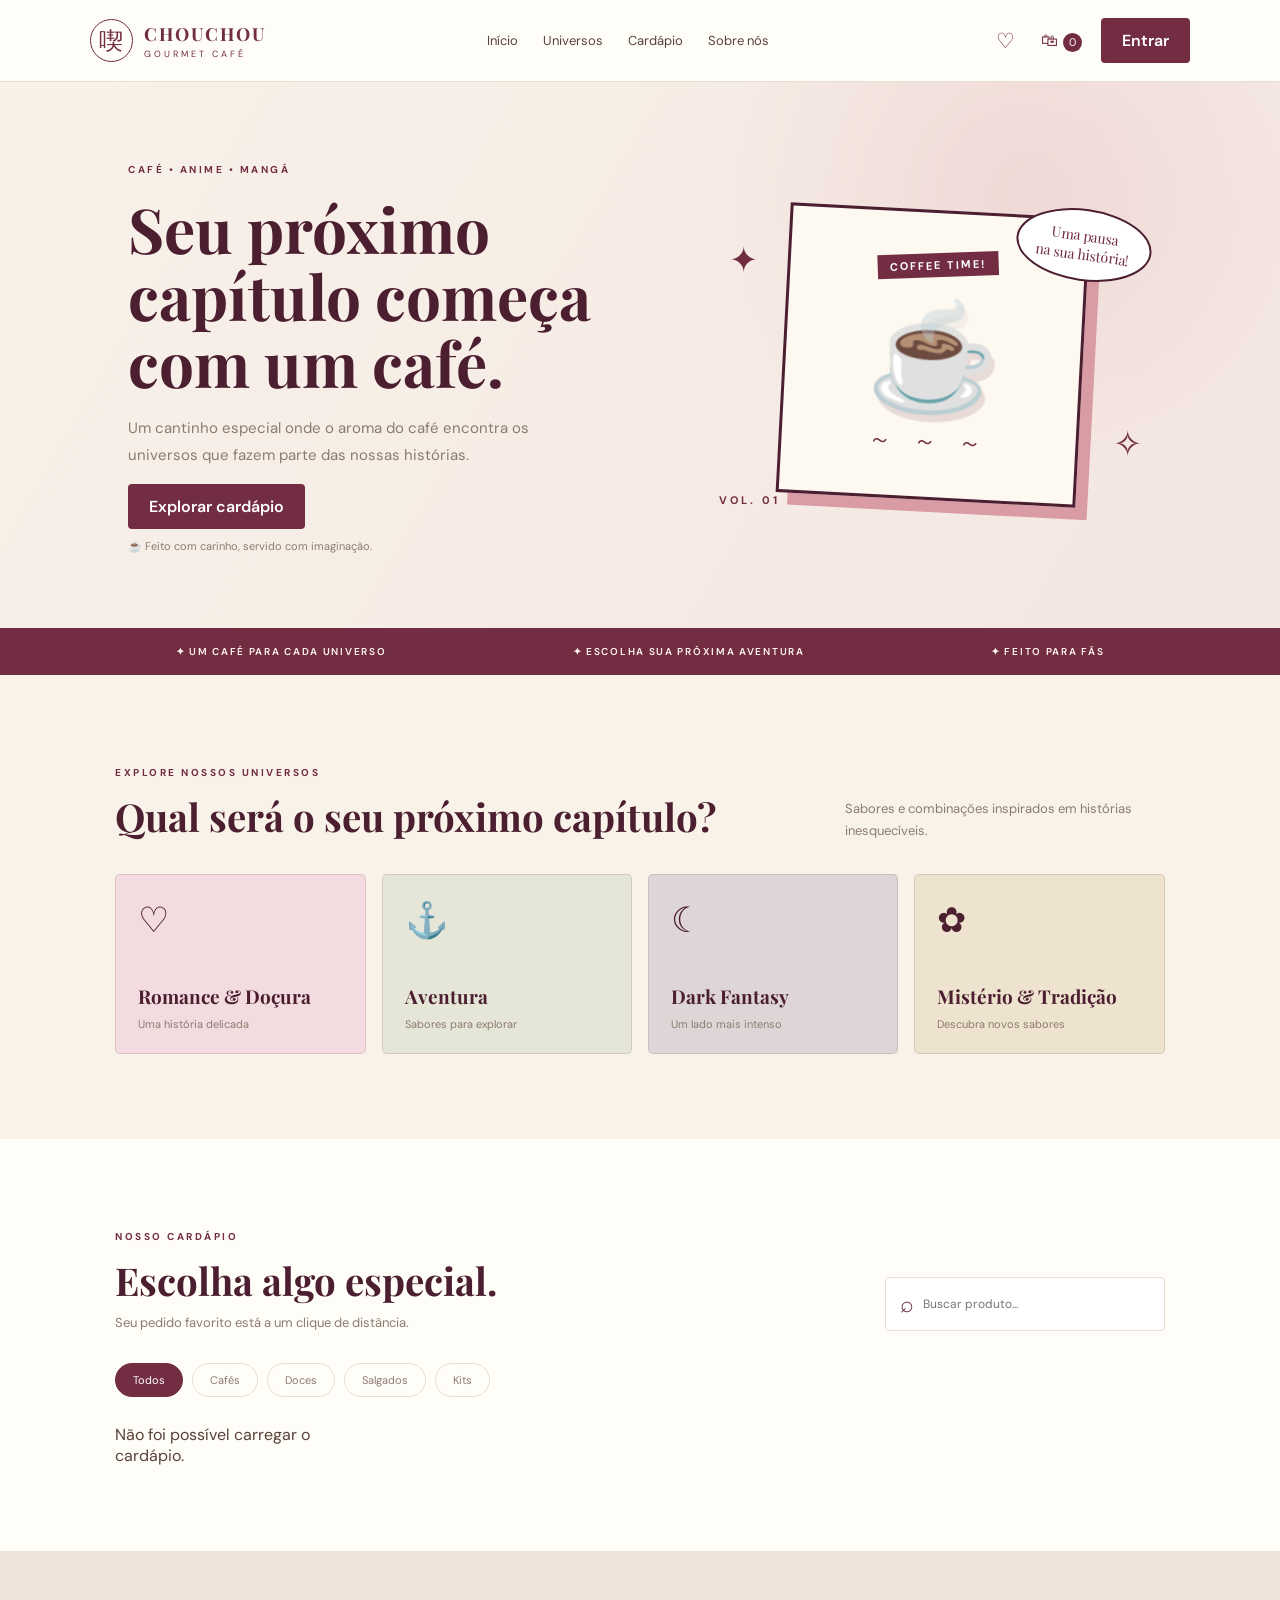
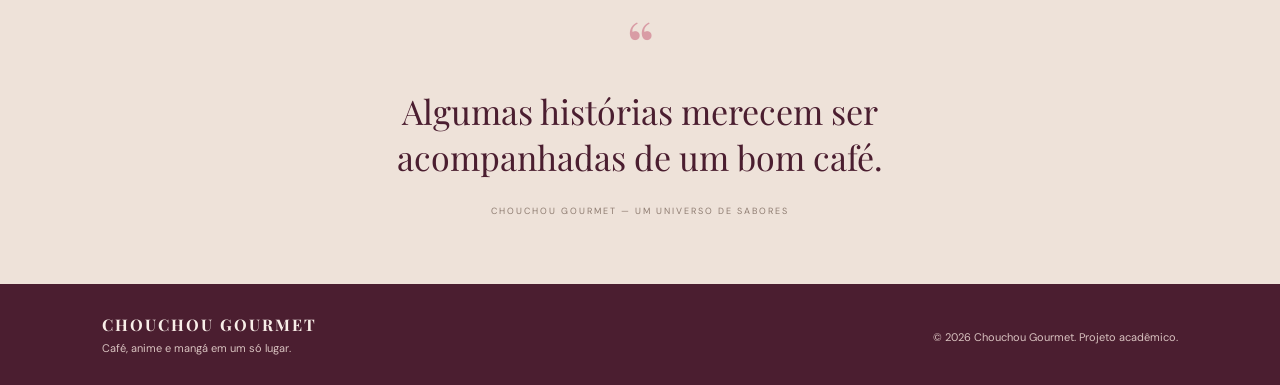
<file: backend/src/main/resources/static/index.html>
<!DOCTYPE html>
<html lang="pt-BR">
<head>
    <meta charset="UTF-8">
    <meta name="viewport" content="width=device-width, initial-scale=1.0">
    <title>Chouchou Gourmet | Café, anime e mangá</title>
    <meta name="description" content="Uma cafeteria para quem ama café, anime e mangá.">
    <link rel="stylesheet" href="style.css">
</head>
<body>

<header class="topbar">
    <a class="brand" href="#inicio">
        <span class="brand-symbol">喫</span>
        <span>
            <strong>CHOUCHOU</strong>
            <small>GOURMET CAFÉ</small>
        </span>
    </a>

    <nav class="navigation">
        <a href="#inicio">Início</a>
        <a href="#universos">Universos</a>
        <a href="#cardapio">Cardápio</a>
        <a href="#sobre">Sobre nós</a>
    </nav>

    <div class="header-actions">
        <button class="icon-button" id="favoritesButton" title="Meus favoritos">♡</button>
        <button class="icon-button cart-button" id="cartButton" title="Meu carrinho">
            🛍 <span id="cartCount">0</span>
        </button>
        <button class="login-button" id="loginButton">Entrar</button>
    </div>
</header>

<main>
    <section class="hero" id="inicio">
        <div class="hero-text">
            <span class="eyebrow">CAFÉ • ANIME • MANGÁ</span>
            <h1>Seu próximo capítulo começa com um café.</h1>
            <p>
                Um cantinho especial onde o aroma do café encontra
                os universos que fazem parte das nossas histórias.
            </p>
            <a class="primary-button" href="#cardapio">Explorar cardápio</a>
            <span class="hero-note">☕ Feito com carinho, servido com imaginação.</span>
        </div>

        <div class="hero-art">
            <div class="manga-frame frame-one">
                <span class="frame-label">COFFEE TIME!</span>
                <div class="coffee-cup">☕</div>
                <span class="steam">～ ～ ～</span>
            </div>
            <div class="speech-bubble">Uma pausa<br>na sua história!</div>
            <span class="sparkle sparkle-one">✦</span>
            <span class="sparkle sparkle-two">✧</span>
            <span class="hero-stamp">VOL. 01</span>
        </div>
    </section>

    <section class="intro-strip">
        <span>✦ UM CAFÉ PARA CADA UNIVERSO</span>
        <span>✦ ESCOLHA SUA PRÓXIMA AVENTURA</span>
        <span>✦ FEITO PARA FÃS</span>
    </section>

    <section class="section universes-section" id="universos">
        <div class="section-heading">
            <div>
                <span class="eyebrow">EXPLORE NOSSOS UNIVERSOS</span>
                <h2>Qual será o seu próximo capítulo?</h2>
            </div>
            <p>Sabores e combinações inspirados em histórias inesquecíveis.</p>
        </div>

        <div class="universe-grid">
            <button class="universe-card universe-romance" data-filter="Romance">
                <span class="universe-symbol">♡</span>
                <strong>Romance & Doçura</strong>
                <small>Uma história delicada</small>
            </button>

            <button class="universe-card universe-adventure" data-filter="Aventura">
                <span class="universe-symbol">⚓</span>
                <strong>Aventura</strong>
                <small>Sabores para explorar</small>
            </button>

            <button class="universe-card universe-dark" data-filter="Dark">
                <span class="universe-symbol">☾</span>
                <strong>Dark Fantasy</strong>
                <small>Um lado mais intenso</small>
            </button>

            <button class="universe-card universe-mystery" data-filter="Mistério">
                <span class="universe-symbol">✿</span>
                <strong>Mistério & Tradição</strong>
                <small>Descubra novos sabores</small>
            </button>
        </div>
    </section>

    <section class="section menu-section" id="cardapio">
        <div class="section-heading menu-heading">
            <div>
                <span class="eyebrow">NOSSO CARDÁPIO</span>
                <h2>Escolha algo especial.</h2>
                <p class="section-description">
                    Seu pedido favorito está a um clique de distância.
                </p>
            </div>

            <div class="search-box">
                <span>⌕</span>
                <input type="search" id="searchInput" placeholder="Buscar produto...">
            </div>
        </div>

        <div class="filter-list" id="categoryFilters">
            <button class="filter-button active" data-filter="Todos">Todos</button>
            <button class="filter-button" data-filter="Cafés">Cafés</button>
            <button class="filter-button" data-filter="Doces">Doces</button>
            <button class="filter-button" data-filter="Salgados">Salgados</button>
            <button class="filter-button" data-filter="Kits">Kits</button>
        </div>

        <div class="product-grid" id="productGrid"></div>
        <p class="empty-message hidden" id="emptyMessage">
            Nenhum produto encontrado.
        </p>
    </section>

    <section class="quote-section" id="sobre">
        <span class="quote-mark">“</span>
        <p>Algumas histórias merecem ser acompanhadas de um bom café.</p>
        <span class="quote-caption">
            CHOUCHOU GOURMET — UM UNIVERSO DE SABORES
        </span>
    </section>
</main>

<footer class="footer">
    <div class="footer-brand">
        <strong>CHOUCHOU GOURMET</strong>
        <span>Café, anime e mangá em um só lugar.</span>
    </div>
    <p>© 2026 Chouchou Gourmet. Projeto acadêmico.</p>
</footer>

<!-- Painel do carrinho -->
<div class="overlay hidden" id="cartOverlay">
    <aside class="side-panel">
        <div class="panel-header">
            <div>
                <span class="eyebrow">SEU PEDIDO</span>
                <h2>Meu carrinho</h2>
            </div>
            <button class="close-button" data-close="cartOverlay">×</button>
        </div>

        <div id="cartItems" class="cart-items"></div>

        <div class="cart-summary">
            <label for="couponInput">Cupom de desconto</label>

            <div class="coupon-row">
                <input id="couponInput" type="text" placeholder="Digite seu cupom">
                <button id="applyCouponButton">Aplicar</button>
            </div>

            <p id="couponMessage" class="coupon-message"></p>

            <div class="summary-line">
                <span>Subtotal</span>
                <strong id="cartSubtotal">R$ 0,00</strong>
            </div>

            <div class="summary-line">
                <span>Entrega (estimativa)</span>
                <strong id="deliveryFee">R$ 5,00</strong>
            </div>

            <div class="summary-line discount-line">
                <span>Desconto</span>
                <strong id="cartDiscount">R$ 0,00</strong>
            </div>

            <div class="summary-total">
                <span>Total</span>
                <strong id="cartTotal">R$ 5,00</strong>
            </div>

            <button class="primary-button full-button" id="checkoutButton">
                Continuar pedido
            </button>

            <small class="demo-note">
                Valores e entrega são demonstrativos nesta versão.
            </small>
        </div>
    </aside>
</div>

<!-- Login e cadastro demonstrativos -->
<div class="overlay hidden" id="accountOverlay">
    <section class="modal">
        <button class="close-button modal-close" data-close="accountOverlay">×</button>

        <span class="eyebrow">BEM-VINDO AO CHOUCHOU</span>
        <h2 id="accountTitle">Entre na sua conta</h2>
        <p class="modal-description">Acesse sua área de cliente.</p>

        <form id="accountForm">
            <div id="nameField" class="hidden">
                <label for="accountName">Nome</label>
                <input id="accountName" type="text" placeholder="Seu nome">
            </div>

            <label for="accountEmail">E-mail</label>
            <input
                    id="accountEmail"
                    type="email"
                    placeholder="seuemail@email.com"
                    required
            >

            <label for="accountPassword">Senha</label>
            <input
                    id="accountPassword"
                    type="password"
                    placeholder="Sua senha"
                    required
                    minlength="4"
            >

            <button class="primary-button full-button" type="submit" id="accountSubmit">
                Entrar
            </button>
        </form>

        <p class="switch-account">
            <span id="switchText">Ainda não tem conta?</span>
            <button id="switchAccountButton" type="button">Cadastre-se</button>
        </p>

        <p class="demo-note">Conta demonstrativa: não utilize senhas reais.</p>
        <p id="accountMessage" class="form-message"></p>
    </section>
</div>

<!-- Resumo do pedido -->
<div class="overlay hidden" id="checkoutOverlay">
    <section class="modal checkout-modal">
        <button class="close-button modal-close" data-close="checkoutOverlay">×</button>

        <span class="eyebrow">QUASE LÁ!</span>
        <h2>Resumo do pedido</h2>

        <div id="checkoutDetails"></div>

        <!-- Endereço de entrega -->
        <div class="address-form">

            <div class="form-group">
                <label for="customerStreet">Rua</label>
                <input
                        type="text"
                        id="customerStreet"
                        placeholder="Rua"
                        required
                >
            </div>

            <div class="form-group">
                <label for="customerNumber">Número</label>
                <input
                        type="text"
                        id="customerNumber"
                        placeholder="Número"
                        required
                >
            </div>

            <div class="form-group">
                <label for="customerComplement">Complemento</label>
                <input
                        type="text"
                        id="customerComplement"
                        placeholder="Complemento (opcional)"
                >
            </div>

            <div class="form-group">
                <label for="customerNeighborhood">Bairro</label>
                <input
                        type="text"
                        id="customerNeighborhood"
                        placeholder="Bairro"
                        required
                >
            </div>

            <div class="form-group">
                <label for="customerCity">Cidade</label>
                <input
                        type="text"
                        id="customerCity"
                        placeholder="Cidade"
                        required
                >
            </div>

            <div class="form-group">
                <label for="customerZipCode">CEP</label>
                <input
                        type="text"
                        id="customerZipCode"
                        placeholder="00000-000"
                        maxlength="9"
                        required
                >
            </div>

        </div>

        <label for="paymentMethod">Forma de pagamento</label>
        <select id="paymentMethod">
            <option value="Pix">Pix</option>
            <option value="Cartão">Cartão</option>
        </select>

        <button class="primary-button full-button" id="confirmOrderButton">
            Confirmar pedido demonstrativo
        </button>

        <p class="demo-note">
            Não haverá cobrança real. Esta etapa é apenas uma simulação.
        </p>

        <p id="checkoutMessage" class="form-message"></p>
    </section>
</div>

<!-- Área do cliente -->
<div class="overlay hidden" id="customerOverlay">
    <section class="modal">
        <button class="close-button modal-close" data-close="customerOverlay">×</button>

        <span class="eyebrow">MINHA CONTA</span>
        <h2 id="customerWelcome">Olá!</h2>

        <div class="account-tabs">
            <button class="filter-button active" data-account-tab="orders">
                Meus pedidos
            </button>

            <button class="filter-button" data-account-tab="favorites">
                Favoritos
            </button>
        </div>

        <div id="customerContent"></div>

        <button class="secondary-button full-button" id="logoutButton">
            Sair da conta
        </button>
    </section>
</div>

<script src="app.js"></script>
</body>
</html>
</file>
<file: backend/src/main/resources/static/style.css>
@import url('https://fonts.googleapis.com/css2?family=DM+Sans:wght@400;500;600;700&family=Playfair+Display:wght@500;600;700&display=swap');

:root {
    --cream: #f8f2e9;
    --paper: #fffdf8;
    --wine: #722d43;
    --wine-dark: #4b1e30;
    --rose: #d99ca5;
    --rose-light: #f2dce0;
    --brown: #594238;
    --muted: #8d7b70;
    --line: #e9ded2;
    --green: #68775d;
    --shadow: 0 12px 35px rgba(72, 40, 43, .09);
}

* {
    box-sizing: border-box;
    margin: 0;
    padding: 0;
}

html {
    scroll-behavior: smooth;
}

body {
    background: var(--cream);
    color: var(--brown);
    font-family: 'DM Sans', sans-serif;
}

button, input, select {
    font: inherit;
}

button, a {
    -webkit-tap-highlight-color: transparent;
}

button {
    cursor: pointer;
}

a {
    color: inherit;
    text-decoration: none;
}

.topbar {
    min-height: 82px;
    padding: 14px 7%;
    display: flex;
    align-items: center;
    justify-content: space-between;
    gap: 25px;
    background: var(--paper);
    border-bottom: 1px solid var(--line);
}

.brand {
    display: flex;
    align-items: center;
    gap: 11px;
    color: var(--wine);
}

.brand-symbol {
    width: 43px;
    height: 43px;
    display: grid;
    place-items: center;
    border: 1px solid var(--wine);
    border-radius: 50%;
    font-size: 24px;
}

.brand strong, .brand small {
    display: block;
}

.brand strong {
    font-family: 'Playfair Display', serif;
    font-size: 18px;
    letter-spacing: 2px;
}

.brand small {
    margin-top: 2px;
    font-size: 9px;
    letter-spacing: 3px;
}

.navigation, .header-actions {
    display: flex;
    align-items: center;
    gap: 25px;
}

.navigation a {
    color: var(--brown);
    font-size: 13px;
    transition: color .2s;
}

.navigation a:hover {
    color: var(--wine);
}

.header-actions {
    gap: 12px;
}

.icon-button {
    border: 0;
    background: transparent;
    color: var(--wine);
    font-size: 21px;
    padding: 7px;
}

.cart-button {
    font-size: 17px;
}

.cart-button span {
    display: inline-grid;
    place-items: center;
    min-width: 19px;
    height: 19px;
    border-radius: 50%;
    background: var(--wine);
    color: white;
    font-size: 11px;
}

.login-button, .primary-button {
    border: 0;
    border-radius: 4px;
    background: var(--wine);
    color: white;
    padding: 12px 21px;
    font-weight: 600;
    transition: background .2s, transform .2s;
}

.login-button:hover, .primary-button:hover {
    background: var(--wine-dark);
    transform: translateY(-1px);
}

.hero {
    min-height: 490px;
    padding: 75px 10%;
    display: grid;
    grid-template-columns: 1.1fr .9fr;
    align-items: center;
    gap: 50px;
    overflow: hidden;
    background:
            radial-gradient(circle at 80% 20%, rgba(217,156,165,.22), transparent 28%),
            linear-gradient(120deg, #f8f2e9, #f4e6e1);
}

.eyebrow {
    display: inline-block;
    color: var(--wine);
    font-size: 10px;
    font-weight: 700;
    letter-spacing: 2.5px;
}

.hero h1 {
    max-width: 590px;
    margin: 18px 0;
    color: var(--wine-dark);
    font-family: 'Playfair Display', serif;
    font-size: clamp(38px, 5vw, 62px);
    line-height: 1.08;
}

.hero-text p {
    max-width: 450px;
    margin-bottom: 27px;
    color: var(--muted);
    font-size: 15px;
    line-height: 1.8;
}

.hero-note {
    display: block;
    margin-top: 22px;
    color: var(--muted);
    font-size: 11px;
}

.hero-art {
    position: relative;
    min-height: 315px;
    display: grid;
    place-items: center;
}

.manga-frame {
    width: min(300px, 80%);
    height: 290px;
    display: flex;
    flex-direction: column;
    align-items: center;
    justify-content: center;
    border: 3px solid var(--wine-dark);
    background: #fdf9f1;
    box-shadow: 12px 12px 0 var(--rose);
    transform: rotate(3deg);
}

.frame-label {
    padding: 5px 12px;
    background: var(--wine);
    color: white;
    font-size: 11px;
    font-weight: 700;
    letter-spacing: 2px;
    transform: rotate(-5deg);
}

.coffee-cup {
    margin-top: 12px;
    font-size: 105px;
    filter: drop-shadow(4px 7px 0 rgba(114,45,67,.15));
}

.steam {
    color: var(--wine);
    font-size: 23px;
    letter-spacing: 8px;
}

.speech-bubble {
    position: absolute;
    top: 12px;
    right: 0;
    padding: 15px 19px;
    border: 2px solid var(--wine-dark);
    border-radius: 50%;
    background: white;
    color: var(--wine);
    font-family: 'Playfair Display', serif;
    font-size: 14px;
    text-align: center;
    transform: rotate(8deg);
}

.hero-stamp {
    position: absolute;
    bottom: 5px;
    left: 5px;
    color: var(--wine);
    font-size: 11px;
    font-weight: 700;
    letter-spacing: 3px;
}

.sparkle {
    position: absolute;
    color: var(--wine);
    font-size: 35px;
}

.sparkle-one {
    top: 40px;
    left: 15px;
}

.sparkle-two {
    right: 10px;
    bottom: 45px;
}

.intro-strip {
    padding: 17px 7%;
    display: flex;
    justify-content: space-around;
    flex-wrap: wrap;
    gap: 14px;
    background: var(--wine);
    color: #fff5ed;
    font-size: 10px;
    font-weight: 600;
    letter-spacing: 1.7px;
}

.section {
    padding: 85px 9%;
}

.section-heading {
    margin-bottom: 32px;
    display: flex;
    justify-content: space-between;
    align-items: end;
    gap: 25px;
}

.section-heading h2, .modal h2, .panel-header h2 {
    margin-top: 9px;
    color: var(--wine-dark);
    font-family: 'Playfair Display', serif;
    font-size: clamp(28px, 3vw, 39px);
}

.section-heading > p {
    max-width: 320px;
    color: var(--muted);
    font-size: 13px;
    line-height: 1.7;
}

.universe-grid {
    display: grid;
    grid-template-columns: repeat(4, 1fr);
    gap: 16px;
}

.universe-card {
    min-height: 180px;
    padding: 22px;
    display: flex;
    flex-direction: column;
    align-items: flex-start;
    justify-content: end;
    gap: 8px;
    border: 1px solid rgba(114,45,67,.16);
    border-radius: 5px;
    color: var(--wine-dark);
    text-align: left;
    transition: transform .2s, box-shadow .2s;
}

.universe-card:hover {
    transform: translateY(-5px);
    box-shadow: var(--shadow);
}

.universe-symbol {
    margin-bottom: auto;
    font-size: 35px;
}

.universe-card strong {
    font-family: 'Playfair Display', serif;
    font-size: 19px;
}

.universe-card small {
    color: var(--muted);
    font-size: 11px;
}

.universe-romance { background: #f2dce0; }
.universe-adventure { background: #e5e6d7; }
.universe-dark { background: #ded5d7; }
.universe-mystery { background: #eee3ce; }

.menu-section {
    background: var(--paper);
}

.menu-heading {
    align-items: end;
}

.section-description {
    margin-top: 8px;
    color: var(--muted);
    font-size: 13px;
}

.search-box {
    width: min(280px, 100%);
    padding: 11px 14px;
    display: flex;
    align-items: center;
    gap: 9px;
    border: 1px solid var(--line);
    border-radius: 4px;
    background: white;
}

.search-box span {
    color: var(--wine);
    font-size: 23px;
}

.search-box input {
    width: 100%;
    border: 0;
    outline: 0;
    color: var(--brown);
    font-size: 12px;
}

.filter-list {
    margin-bottom: 27px;
    display: flex;
    flex-wrap: wrap;
    gap: 9px;
}

.filter-button {
    padding: 9px 17px;
    border: 1px solid var(--line);
    border-radius: 30px;
    background: transparent;
    color: var(--muted);
    font-size: 11px;
    transition: .2s;
}

.filter-button.active, .filter-button:hover {
    border-color: var(--wine);
    background: var(--wine);
    color: white;
}

.product-grid {
    display: grid;
    grid-template-columns: repeat(4, 1fr);
    gap: 20px;
}

.product-card {
    position: relative;
    overflow: hidden;
    border: 1px solid var(--line);
    border-radius: 5px;
    background: white;
    transition: transform .2s, box-shadow .2s;
}

.product-card:hover {
    transform: translateY(-4px);
    box-shadow: var(--shadow);
}

.product-art {
    min-height: 165px;
    display: grid;
    place-items: center;
    background:
            radial-gradient(circle, rgba(255,255,255,.6), transparent 60%),
            var(--product-bg, #f2dce0);
    font-size: 65px;
}

.product-info {
    padding: 17px;
}

.product-category {
    color: var(--wine);
    font-size: 9px;
    font-weight: 700;
    letter-spacing: 1.5px;
    text-transform: uppercase;
}

.product-info h3 {
    margin: 8px 0;
    color: var(--wine-dark);
    font-family: 'Playfair Display', serif;
    font-size: 18px;
}

.product-description {
    min-height: 36px;
    color: var(--muted);
    font-size: 11px;
    line-height: 1.6;
}

.product-bottom {
    margin-top: 15px;
    display: flex;
    align-items: center;
    justify-content: space-between;
    gap: 8px;
}

.product-price {
    color: var(--wine);
    font-size: 15px;
    font-weight: 700;
}

.add-button {
    width: 34px;
    height: 34px;
    border: 0;
    border-radius: 50%;
    background: var(--wine);
    color: white;
    font-size: 20px;
}

.favorite-product {
    position: absolute;
    top: 10px;
    right: 10px;
    width: 31px;
    height: 31px;
    border: 0;
    border-radius: 50%;
    background: rgba(255,255,255,.9);
    color: var(--wine);
    font-size: 19px;
}

.favorite-product.is-favorite {
    background: var(--wine);
    color: white;
}

.empty-message {
    padding: 35px;
    color: var(--muted);
    text-align: center;
}

.quote-section {
    padding: 65px 20px;
    background: #eee2d9;
    text-align: center;
}

.quote-mark {
    color: var(--rose);
    font-family: 'Playfair Display', serif;
    font-size: 70px;
    line-height: .8;
}

.quote-section p {
    max-width: 650px;
    margin: 10px auto 18px;
    color: var(--wine-dark);
    font-family: 'Playfair Display', serif;
    font-size: clamp(23px, 3vw, 34px);
}

.quote-caption {
    color: var(--muted);
    font-size: 9px;
    letter-spacing: 2px;
}

.footer {
    padding: 30px 8%;
    display: flex;
    justify-content: space-between;
    align-items: center;
    gap: 20px;
    background: var(--wine-dark);
    color: #f8eee8;
}

.footer-brand strong, .footer-brand span {
    display: block;
}

.footer-brand strong {
    font-family: 'Playfair Display', serif;
    letter-spacing: 2px;
}

.footer-brand span, .footer p {
    margin-top: 6px;
    color: #d9c3c0;
    font-size: 11px;
}

.overlay {
    position: fixed;
    z-index: 20;
    inset: 0;
    display: flex;
    justify-content: flex-end;
    background: rgba(35, 20, 25, .48);
}

.hidden {
    display: none !important;
}

.side-panel {
    width: min(440px, 100%);
    height: 100%;
    padding: 27px;
    display: flex;
    flex-direction: column;
    overflow-y: auto;
    background: var(--paper);
    box-shadow: -10px 0 30px rgba(0,0,0,.1);
}

.panel-header {
    display: flex;
    align-items: center;
    justify-content: space-between;
    padding-bottom: 20px;
    border-bottom: 1px solid var(--line);
}

.panel-header h2 {
    font-size: 27px;
}

.close-button {
    width: 35px;
    height: 35px;
    border: 0;
    border-radius: 50%;
    background: var(--rose-light);
    color: var(--wine);
    font-size: 25px;
}

.cart-items {
    flex: 1;
    padding: 15px 0;
}

.cart-item {
    padding: 13px 0;
    display: grid;
    grid-template-columns: 55px 1fr auto;
    align-items: center;
    gap: 12px;
    border-bottom: 1px solid var(--line);
}

.cart-item-art {
    width: 55px;
    height: 55px;
    display: grid;
    place-items: center;
    border-radius: 4px;
    background: var(--rose-light);
    font-size: 27px;
}

.cart-item h4 {
    color: var(--wine-dark);
    font-size: 13px;
}

.cart-item small {
    color: var(--muted);
    font-size: 11px;
}

.quantity-control {
    margin-top: 7px;
    display: flex;
    align-items: center;
    gap: 9px;
}

.quantity-control button {
    width: 23px;
    height: 23px;
    border: 1px solid var(--line);
    border-radius: 50%;
    background: white;
    color: var(--wine);
}

.remove-item {
    border: 0;
    background: transparent;
    color: var(--muted);
    font-size: 18px;
}

.cart-summary {
    padding-top: 18px;
    border-top: 1px solid var(--line);
}

.cart-summary label, .modal label {
    display: block;
    margin: 12px 0 6px;
    color: var(--brown);
    font-size: 11px;
    font-weight: 700;
}

.coupon-row {
    display: flex;
    gap: 8px;
}

.coupon-row input, .modal input, .modal select {
    min-width: 0;
    width: 100%;
    padding: 11px;
    border: 1px solid var(--line);
    border-radius: 4px;
    outline-color: var(--rose);
    background: white;
    color: var(--brown);
    font-size: 12px;
}

.coupon-row button {
    padding: 0 14px;
    border: 0;
    border-radius: 4px;
    background: var(--brown);
    color: white;
    font-size: 11px;
}

.coupon-message, .form-message {
    min-height: 18px;
    margin: 7px 0;
    color: var(--green);
    font-size: 11px;
}

.summary-line, .summary-total {
    margin-top: 12px;
    display: flex;
    justify-content: space-between;
    gap: 10px;
    font-size: 12px;
}

.discount-line {
    color: var(--green);
}

.summary-total {
    padding-top: 14px;
    border-top: 1px solid var(--line);
    color: var(--wine-dark);
    font-size: 17px;
    font-weight: 700;
}

.full-button {
    width: 100%;
    margin-top: 17px;
}

.demo-note {
    display: block;
    margin-top: 12px;
    color: var(--muted);
    font-size: 10px;
    line-height: 1.5;
}

.modal {
    position: relative;
    width: min(440px, calc(100% - 30px));
    max-height: 90vh;
    margin: auto;
    padding: 35px;
    overflow-y: auto;
    border-radius: 6px;
    background: var(--paper);
    box-shadow: var(--shadow);
}

.modal h2 {
    margin-bottom: 8px;
    font-size: 29px;
}

.modal-description {
    margin-bottom: 20px;
    color: var(--muted);
    font-size: 12px;
}

.modal-close {
    position: absolute;
    top: 17px;
    right: 17px;
}

.switch-account {
    margin-top: 18px;
    color: var(--muted);
    font-size: 11px;
    text-align: center;
}

.switch-account button {
    border: 0;
    background: transparent;
    color: var(--wine);
    font-weight: 700;
}

.account-tabs {
    margin: 20px 0;
    display: flex;
    gap: 8px;
}

.order-card, .favorite-row {
    margin: 10px 0;
    padding: 13px;
    border: 1px solid var(--line);
    border-radius: 4px;
    font-size: 12px;
}

.order-card strong, .order-card span {
    display: block;
    margin-bottom: 5px;
}

.order-card span {
    color: var(--muted);
}

.checkout-line {
    margin: 9px 0;
    display: flex;
    justify-content: space-between;
    gap: 10px;
    color: var(--muted);
    font-size: 12px;
}

.checkout-total {
    padding-top: 12px;
    border-top: 1px solid var(--line);
    color: var(--wine);
    font-size: 17px;
    font-weight: 700;
}

.secondary-button {
    padding: 11px;
    border: 1px solid var(--wine);
    border-radius: 4px;
    background: transparent;
    color: var(--wine);
    font-weight: 600;
}

@media (max-width: 900px) {
    .topbar {
        padding: 14px 4%;
        flex-wrap: wrap;
    }

    .navigation {
        order: 3;
        width: 100%;
        justify-content: center;
        gap: 18px;
    }

    .hero {
        padding: 60px 7%;
    }

    .universe-grid, .product-grid {
        grid-template-columns: repeat(2, 1fr);
    }

    .section {
        padding: 65px 6%;
    }
}

@media (max-width: 600px) {
    .topbar {
        gap: 10px;
    }

    .brand strong {
        font-size: 15px;
    }

    .navigation {
        gap: 13px;
        overflow-x: auto;
        justify-content: flex-start;
    }

    .navigation a {
        white-space: nowrap;
        font-size: 11px;
    }

    .header-actions {
        gap: 4px;
    }

    .login-button {
        padding: 9px 12px;
        font-size: 11px;
    }

    .hero {
        grid-template-columns: 1fr;
        gap: 25px;
        padding: 55px 7%;
    }

    .hero-art {
        min-height: 280px;
    }

    .manga-frame {
        height: 240px;
    }

    .section-heading {
        align-items: flex-start;
        flex-direction: column;
    }

    .universe-grid {
        gap: 10px;
    }

    .universe-card {
        min-height: 150px;
        padding: 15px;
    }

    .universe-card strong {
        font-size: 16px;
    }

    .product-grid {
        gap: 12px;
    }

    .product-art {
        min-height: 125px;
        font-size: 48px;
    }

    .product-info {
        padding: 12px;
    }

    .product-info h3 {
        font-size: 16px;
    }

    .product-description {
        font-size: 10px;
    }

    .product-price {
        font-size: 13px;
    }

    .footer {
        align-items: flex-start;
        flex-direction: column;
    }

    .modal {
        padding: 28px 22px;
    }
}
</file>
